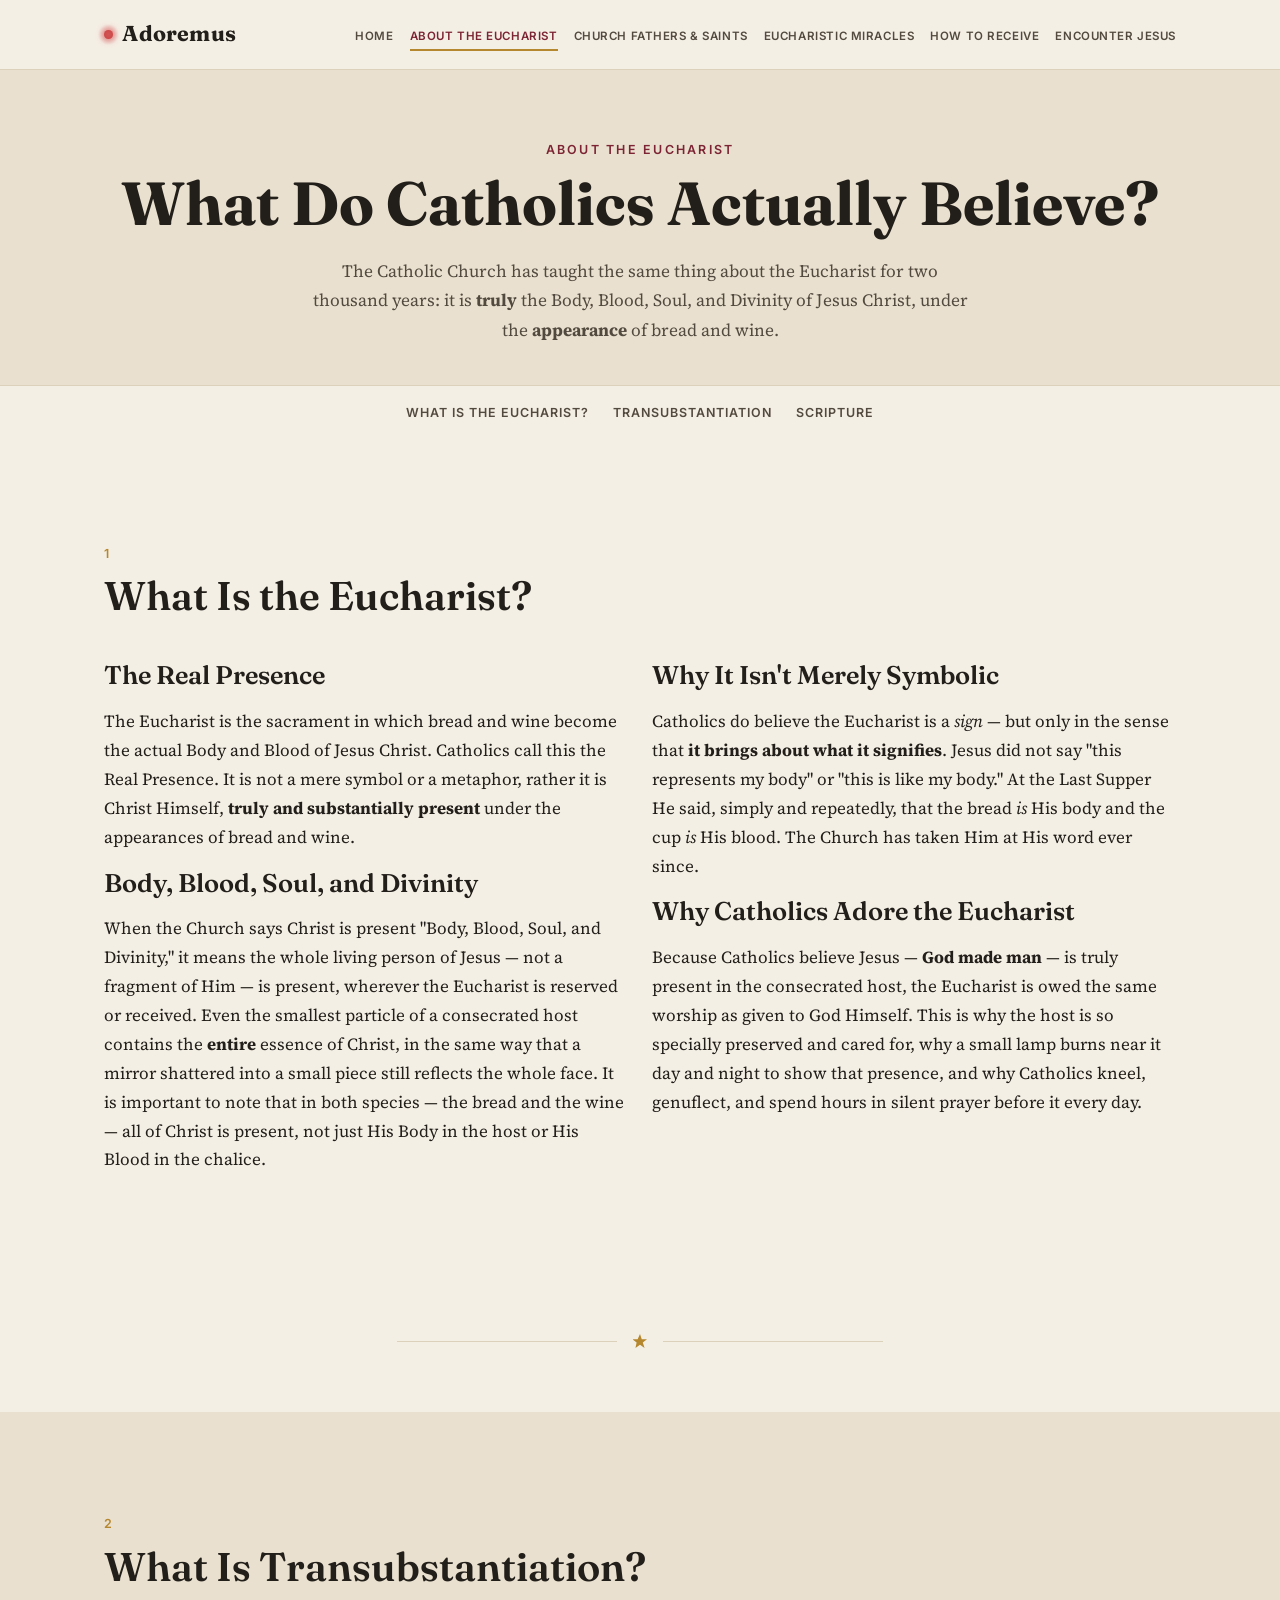
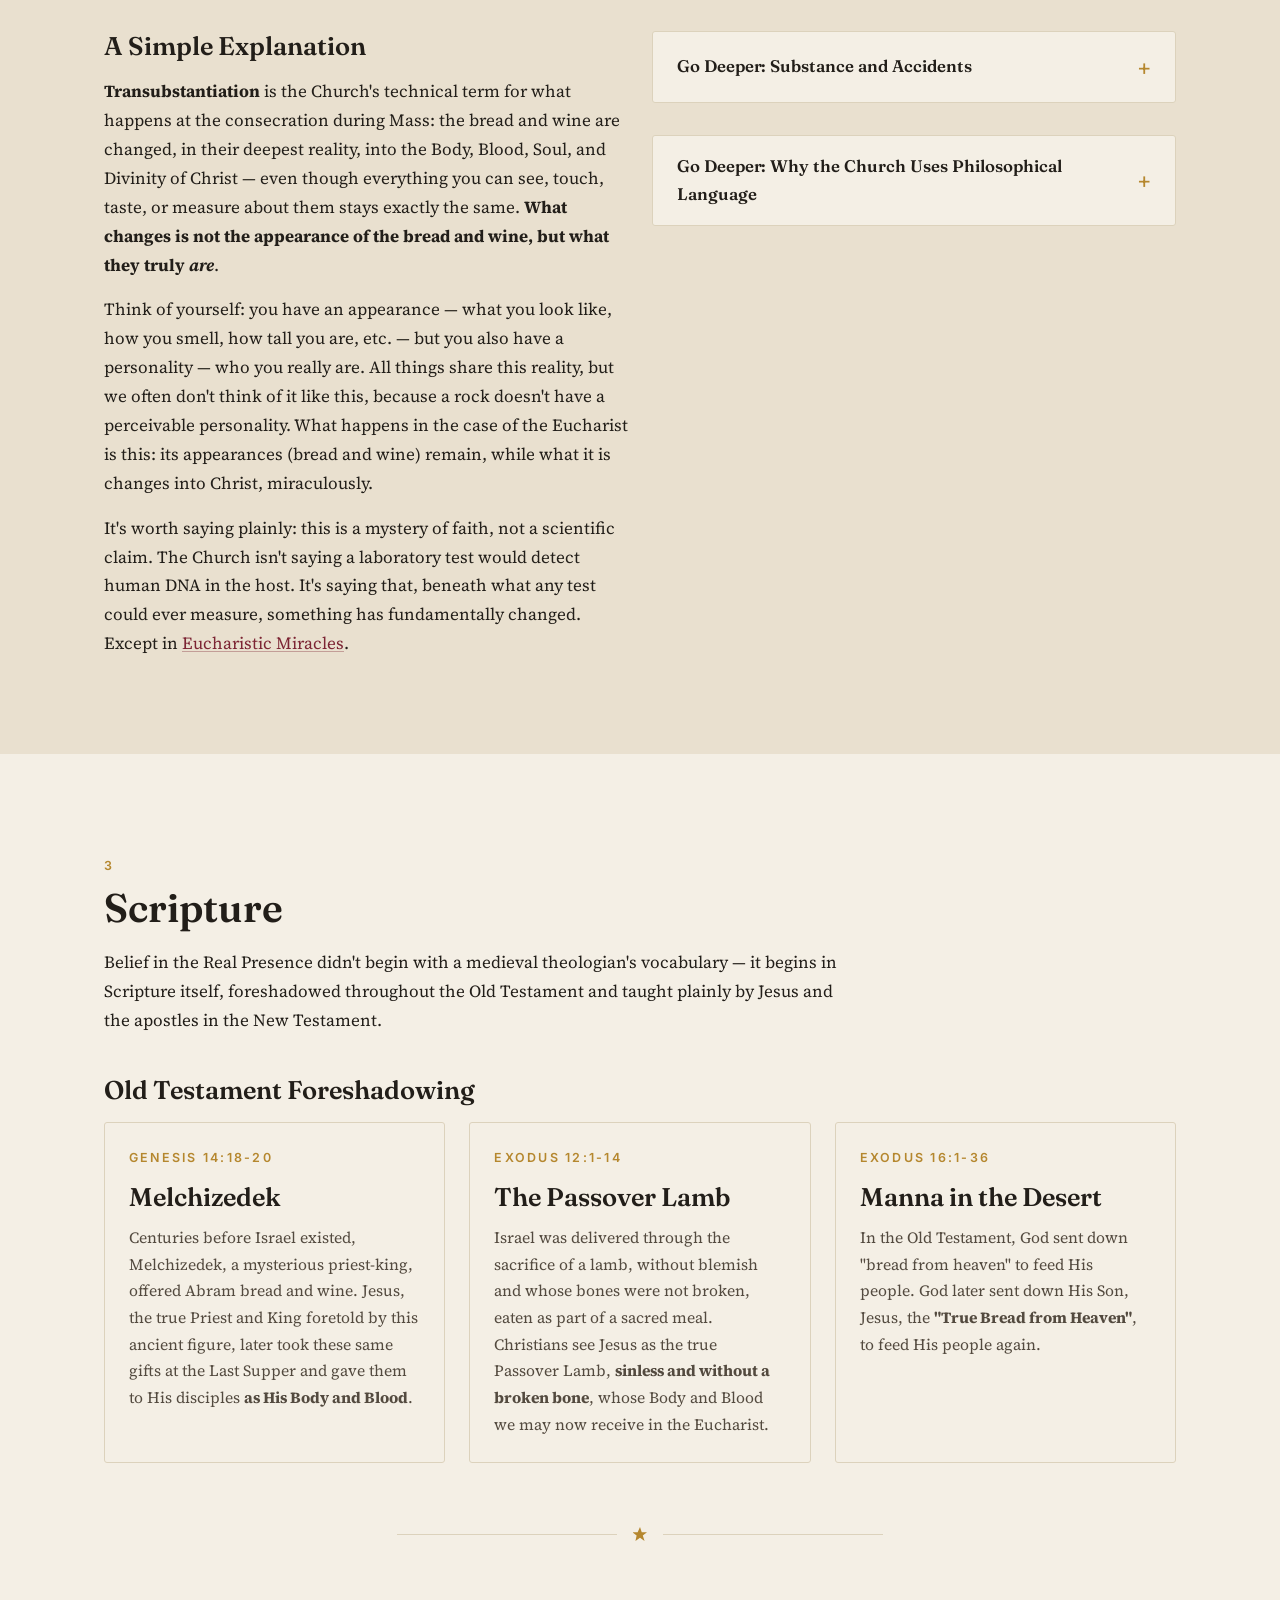
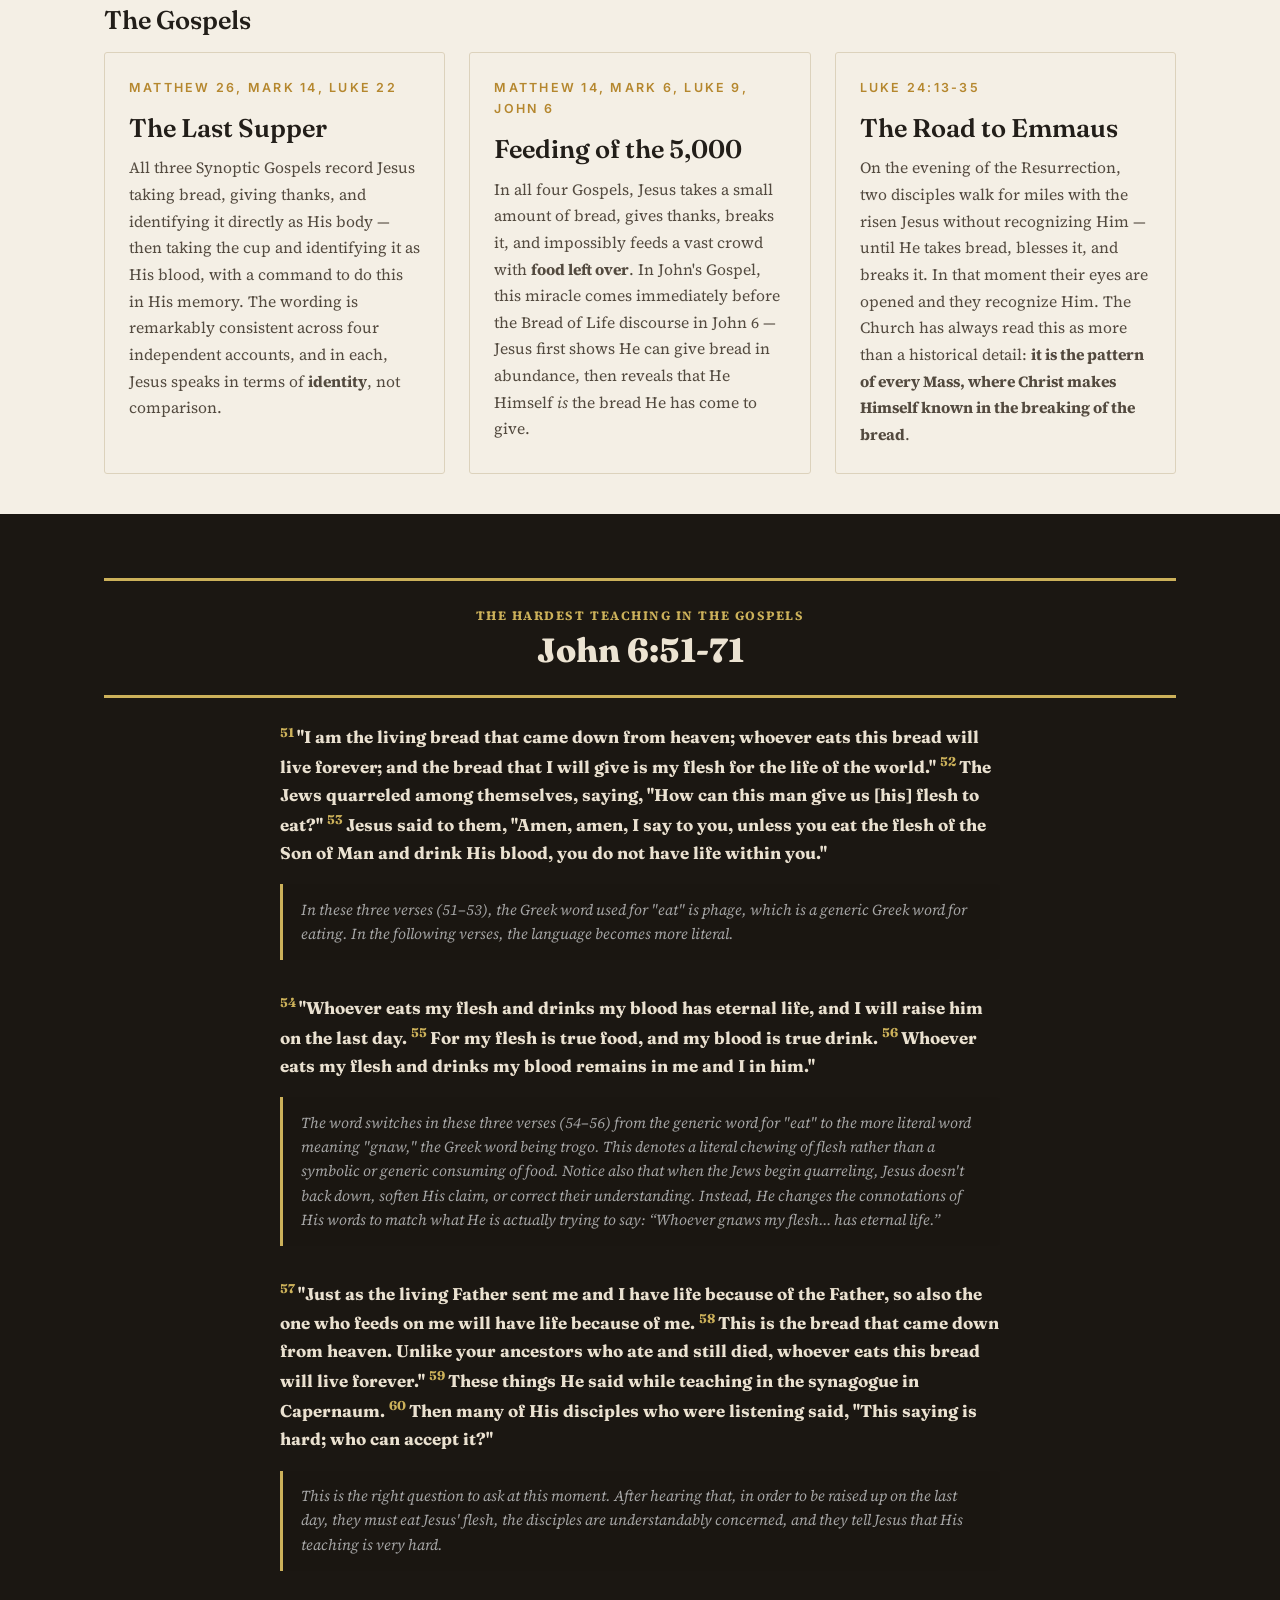
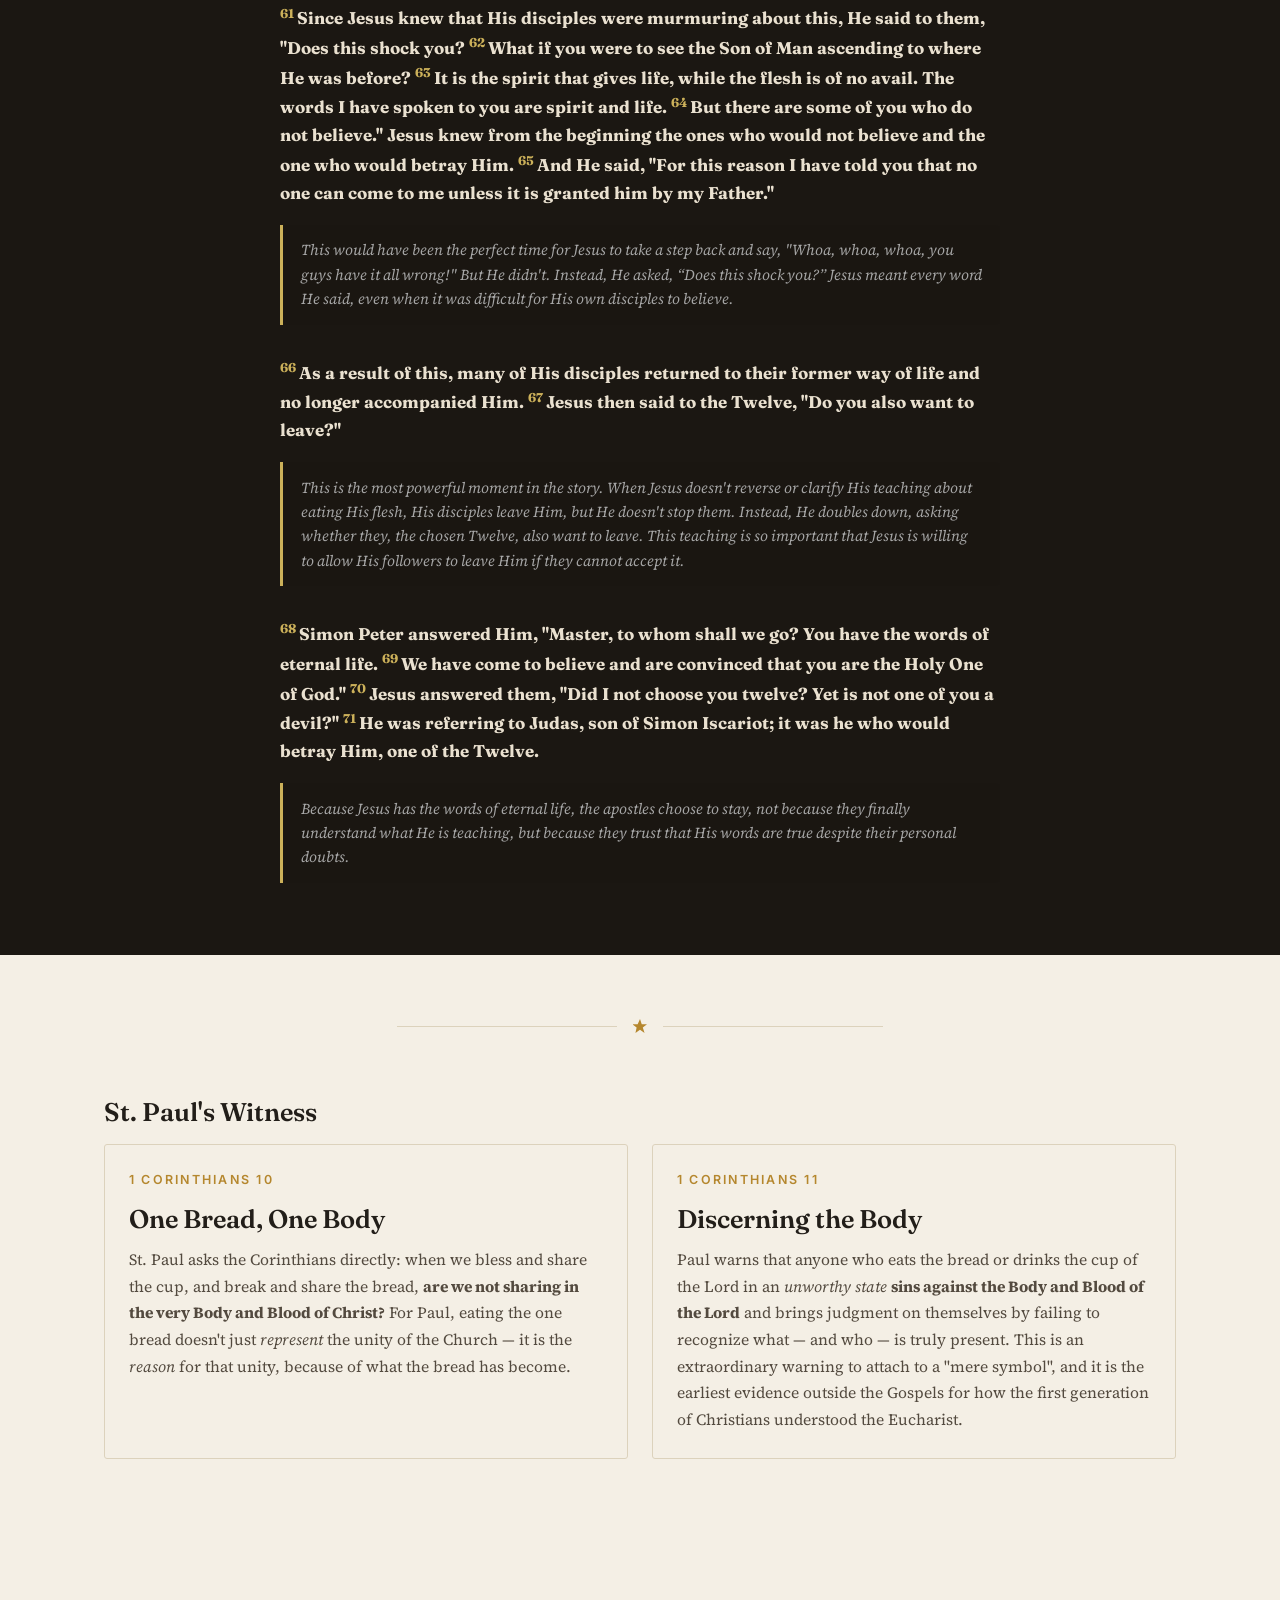
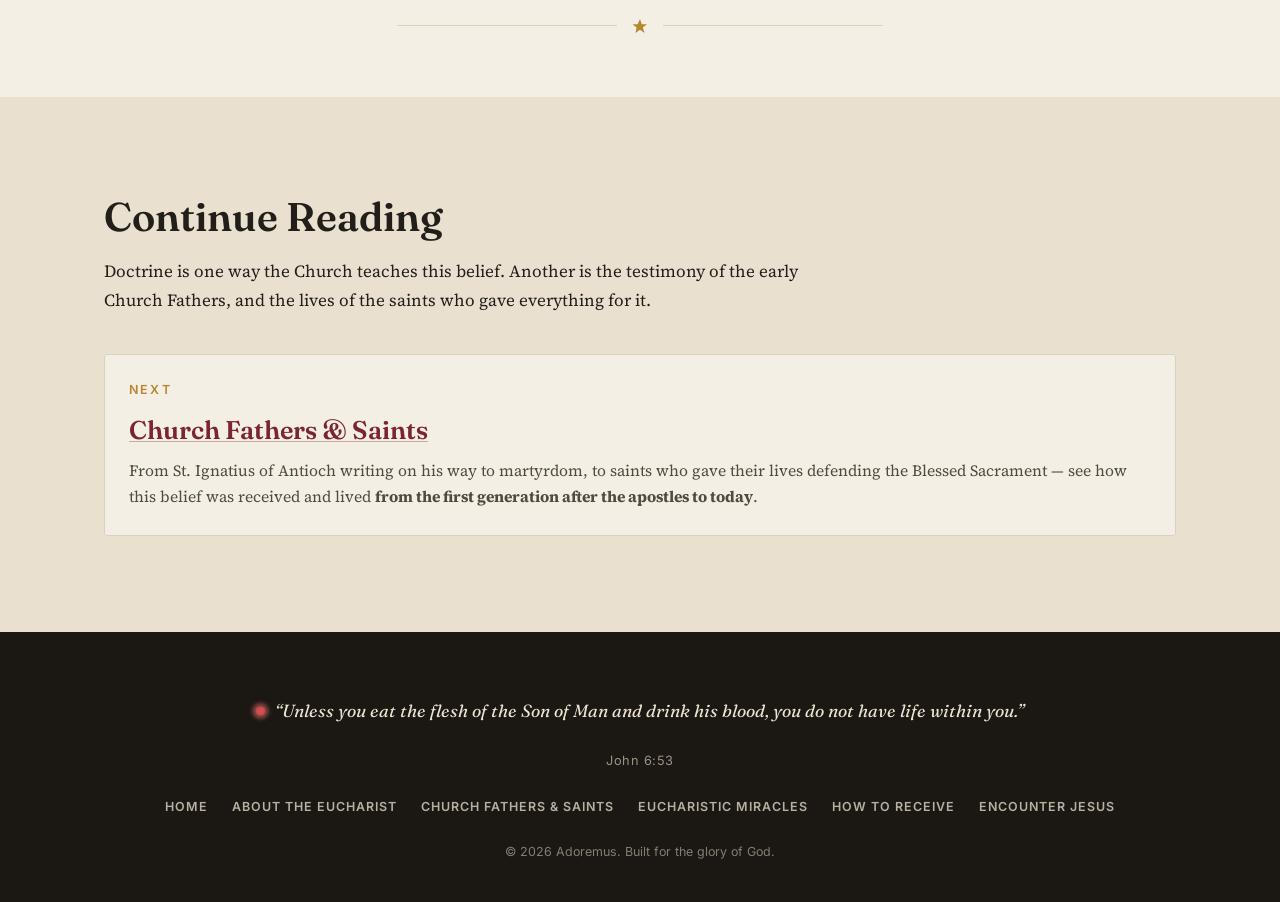
<file: about-eucharist.html>
<!DOCTYPE html>
<html lang="en">
<head>
  <meta charset="UTF-8">
  <meta name="viewport" content="width=device-width, initial-scale=1.0">
  <title>About the Eucharist | Adoremus</title>
  <meta name="description" content="What Catholics believe about the Real Presence of Christ in the Eucharist, transubstantiation, and the scriptural roots of this belief.">
  <link rel="preconnect" href="https://fonts.googleapis.com">
  <link rel="preconnect" href="https://fonts.gstatic.com" crossorigin>
  <link href="https://fonts.googleapis.com/css2?family=Fraunces:ital,opsz,wght@0,9..144,400;0,9..144,600;0,9..144,700;1,9..144,500&family=Source+Serif+4:ital,wght@0,400;0,600;1,400&family=Inter:wght@400;500;600;700&display=swap" rel="stylesheet">
  <link rel="stylesheet" href="css/style.css">
</head>
<body>

  <div id="site-header"></div>

  <main>

    <header class="page-header">
      <div class="container">
        <span class="eyebrow">About the Eucharist</span>
        <h1>What Do Catholics Actually Believe?</h1>
        <p>
          The Catholic Church has taught the same thing about the
          Eucharist for two thousand years: it is <b>truly</b> the Body, Blood, Soul, and Divinity of Jesus Christ, under the <b>appearance</b> of bread and wine.
        </p>
      </div>
    </header>

    <div class="container">
      <nav class="subnav" aria-label="On this page">
        <a href="#what-is-the-eucharist">What Is the Eucharist?</a>
        <a href="#transubstantiation">Transubstantiation</a>
        <a href="#scripture">Scripture</a>
      </nav>
    </div>

    <!-- ============================= WHAT IS THE EUCHARIST ============================= -->
    <section class="section" id="what-is-the-eucharist">
      <div class="container">
        <div class="section-header is-left">
          <span class="eyebrow">1</span>
          <h2>What Is the Eucharist?</h2>
        </div>

        <div class="grid grid--2">
          <div>
            <h3>The Real Presence</h3>
            <p>
              The Eucharist is the sacrament in which bread and wine become the actual Body and Blood of
              Jesus Christ. Catholics call this the Real
              Presence. It is not a mere symbol or a
              metaphor, rather it is Christ Himself, <strong>truly and substantially present</strong>
              under the appearances of bread and wine.
            </p>

            <h3>Body, Blood, Soul, and Divinity</h3>
            <p>
              When the Church says Christ is present "Body, Blood, Soul, and
              Divinity," it means the whole living person of Jesus &mdash;
              not a fragment of Him &mdash; is present, wherever the
              Eucharist is reserved or received. Even the smallest particle
              of a consecrated host contains the <b>entire</b> essence of Christ, in the same
              way that a mirror shattered into a small piece still reflects the
              whole face. It is important to note that in both species &mdash; the bread and the wine &mdash;
              all of Christ is present, not just His Body in the host or His Blood in the chalice.
            </p>
          </div>

          <div>
            <h3>Why It Isn't Merely Symbolic</h3>
            <p>
              Catholics do believe the Eucharist is a <em>sign</em> &mdash;
              but only in the sense that <strong>it brings about what it signifies</strong>.
              Jesus did not say "this represents my body" or "this is like
              my body." At the Last Supper He said, simply and repeatedly,
              that the bread <em>is</em> His body and the cup <em>is</em>
              His blood. The Church has taken Him at His word ever since.
            </p>

            <h3>Why Catholics Adore the Eucharist</h3>
            <p>
              Because Catholics believe Jesus &mdash; <b>God made man</b> &mdash;
              is truly present in the consecrated host, the Eucharist is
              owed the same worship as given to God Himself. This is why the
              host is so specially preserved and cared for, why a small lamp burns near
              it day and night to show that presence, and why Catholics
              kneel, genuflect, and spend hours in silent prayer before it every day. 
            </p>
          </div>
        </div>
      </div>
    </section>

    <div class="container">
      <div class="divider" role="presentation">
        <svg viewBox="0 0 24 24" fill="currentColor"><path d="M12 0l3 9h9l-7.2 5.5L19.8 24 12 18.5 4.2 24l2-9.5L-1 9h9z"/></svg>
      </div>
    </div>

    <!-- ============================= TRANSUBSTANTIATION ============================= -->
    <section class="section section--alt" id="transubstantiation">
      <div class="container">
        <div class="section-header is-left">
          <span class="eyebrow">2</span>
          <h2>What Is Transubstantiation?</h2>
        </div>

        <div class="grid grid--2">
          <div>
            <h3>A Simple Explanation</h3>
            <p>
              <strong>Transubstantiation</strong> is the Church's technical
              term for what happens at the consecration during Mass: the
              bread and wine are changed, in their deepest reality, into the
              Body, Blood, Soul, and Divinity of Christ &mdash; even though everything you can
              see, touch, taste, or measure about them stays exactly the
              same. <strong>What changes is not the appearance of the bread and
              wine, but what they truly <em>are</em></strong>. 
              </p>
            <p>
              Think of yourself: you have an appearance &mdash; what 
              you look like, how you smell, how tall you are, etc. &mdash; 
              but you also have a personality &mdash; who you really are. 
              All things share this reality, but we often don't think of it like this, 
              because a rock doesn't have a perceivable personality. What happens in the case of the Eucharist is this:
              its appearances (bread and wine) remain, while what it is changes into Christ, miraculously.
            </p>
            <p>
              It's worth saying plainly: this is a mystery of faith, not a
              scientific claim. The Church isn't saying a laboratory test
              would detect human DNA in the host. It's saying that, beneath
              what any test could ever measure, something has fundamentally
              changed. <strongb>Except</strongb> in <a href="eucharistic-miracles.html">Eucharistic Miracles</a>.
            </p>
          </div>

          <div class="stack">
            <details class="accordion-item">
              <summary>Go Deeper: Substance and Accidents</summary>
              <div class="accordion-body">
                <p>
                  Medieval theologians borrowed two terms from philosophy to
                  describe this change: <strong>substance</strong> (what a
                  thing fundamentally <em>is</em>) and
                    <strong>accidents</strong> (its observable qualities &mdash;
                  color, taste, weight, chemical makeup). At the
                  consecration, the substance of the bread and wine becomes
                  the substance of Christ's Body and Blood, while the
                  accidents &mdash; everything measurable &mdash; remain
                  those of bread and wine. To learn more about substance and accidents, <a href="https://aquinasonline.com/substance-and-accident/">click here</a>.
                </p>
              </div>
            </details>

            <details class="accordion-item">
              <summary>Go Deeper: Why the Church Uses Philosophical Language</summary>
              <div class="accordion-body">
                <p>
                  The Church doesn't use this vocabulary because the
                  Eucharist is a science experiment or a philosophy lecture.
                  The precise language exists to <b>protect</b> the mystery from
                  being explained away in either direction &mdash; either
                  reducing the Eucharist to "just a symbol", or imagining
                  some kind of physical transformation that a microscope
                  could detect. The words are there to support something
                  that ultimately exceeds them. 
                </p>
              </div>
            </details>
          </div>
        </div>
      </div>
    </section>

    <!-- ============================= SCRIPTURE ============================= -->
    <section class="section" id="scripture">
      <div class="container">
        <div class="section-header is-left">
          <span class="eyebrow">3</span>
          <h2>Scripture</h2>
          <p>
            Belief in the Real Presence didn't begin with a medieval
            theologian's vocabulary &mdash; it begins in Scripture itself,
            foreshadowed throughout the Old Testament and taught plainly by
            Jesus and the apostles in the New Testament.
          </p>
        </div>

        <!-- Old Testament -->
        <h3>Old Testament Foreshadowing</h3>
        <div class="grid grid--3">
          <div class="card">
            <span class="eyebrow">Genesis 14:18-20</span>
            <h3>Melchizedek</h3>
            <p>
              Centuries before Israel existed, Melchizedek, a mysterious priest-king, offered Abram bread and wine. 
              Jesus, the true Priest and King foretold by this ancient figure, later took these same gifts at the Last Supper 
              and gave them to His disciples <b>as His Body and Blood</b>.
            </p>
          </div>
          <div class="card">
            <span class="eyebrow">Exodus 12:1-14</span>
            <h3>The Passover Lamb</h3>
            <p>
              Israel was delivered through the sacrifice of a lamb, 
              without blemish and whose bones were not broken, eaten as part of a sacred meal. 
              Christians see Jesus as the true Passover Lamb, <b>sinless and without a broken bone</b>, whose 
              Body and Blood we may now receive in the Eucharist.
            </p>
          </div>
          <div class="card">
            <span class="eyebrow">Exodus 16:1-36</span>
            <h3>Manna in the Desert</h3>
            <p>
              In the Old Testament, God sent down "bread from heaven" to feed His people.
              God later sent down His Son, Jesus, the <b>"True Bread from Heaven"</b>, to feed His people again.
            </p>
          </div>
        </div>

        <div class="divider" role="presentation">
          <svg viewBox="0 0 24 24" fill="currentColor"><path d="M12 0l3 9h9l-7.2 5.5L19.8 24 12 18.5 4.2 24l2-9.5L-1 9h9z"/></svg>
        </div>

       
      <!-- The Gospels -->
<h3>The Gospels</h3>
<div class="grid grid--3">
  <div class="card">
    <span class="eyebrow">Matthew 26, Mark 14, Luke 22</span>
    <h3>The Last Supper</h3>
    <p>
      All three Synoptic Gospels record Jesus taking bread, giving
      thanks, and identifying it directly as His body &mdash; then
      taking the cup and identifying it as His blood, with a command
      to do this in His memory. The wording is remarkably consistent
      across four independent accounts, and in each, Jesus speaks in
      terms of <b>identity</b>, not comparison.
    </p>
  </div>
  <div class="card">
    <span class="eyebrow">Matthew 14, Mark 6, Luke 9, John 6</span>
    <h3>Feeding of the 5,000</h3>
    <p>
      In all four Gospels, Jesus takes a small amount of bread,
      gives thanks, breaks it, and impossibly feeds a
      vast crowd with <b>food left over</b>. In John's Gospel, this miracle
      comes immediately before the Bread of Life discourse in John
      6 &mdash; Jesus first shows He can give bread in abundance,
      then reveals that He Himself <em>is</em> the bread He has come
      to give.
    </p>
  </div>
  <div class="card">
    <span class="eyebrow">Luke 24:13-35</span>
    <h3>The Road to Emmaus</h3>
    <p>
      On the evening of the Resurrection, two disciples walk for
      miles with the risen Jesus without recognizing Him &mdash;
      until He takes bread, blesses it, and breaks it. In that
      moment their eyes are opened and they recognize Him. The
      Church has always read this as more than a historical detail:
      <b>it is the pattern of every Mass, where Christ makes Himself
      known in the breaking of the bread</b>.
    </p>
  </div>
</div>
<!-- John 6:51–71: standalone, distinct section -->

 
<div class="hardest-teaching">
  <div style="margin-top: var(--space-3); padding: var(--space-3) 0; border-top: 3px solid var(--color-gold-bright); border-bottom: 3px solid var(--color-gold-bright); text-align: center;">
    <p style="margin: 0 0 0.25rem; letter-spacing: 0.12em; text-transform: uppercase; font-size: 0.8rem; font-weight: 700; color: var(--color-gold-bright); opacity: 1;">
      The Hardest Teaching in the Gospels
    </p>
    <h3 style="margin: 0; font-family: var(--font-display); font-size: 2.1rem; font-weight: 800; letter-spacing: 0;">
      John 6:51-71
    </h3>
  </div>
 
  <div style="max-width: 720px; margin: var(--space-3) auto 0;">
 
    <p class="jn6-verse"><strong>
      <sup>51</sup>"I am the living bread that came down from heaven; whoever eats this bread will live forever; and the bread that I will give is my flesh for the life of the world." <sup>52</sup>The Jews quarreled among themselves, saying, "How can this man give us [his] flesh to eat?" <sup>53</sup>Jesus said to them, "Amen, amen, I say to you, unless you eat the flesh of the Son of Man and drink His blood, you do not have life within you."
    </strong></p>
 
    <div class="jn6-commentary-wrap">
      <p class="jn6-commentary">
        In these three verses (51&ndash;53), the Greek word used for "eat" is <i>phage</i>, which is a generic Greek word for eating. In the following verses, the language becomes more literal.
      </p>
    </div>
 
    <p class="jn6-verse"><strong>
      <sup>54</sup>"Whoever eats my flesh and drinks my blood has eternal life, and I will raise him on the last day. <sup>55</sup>For my flesh is true food, and my blood is true drink. <sup>56</sup>Whoever eats my flesh and drinks my blood remains in me and I in him."
    </strong></p>
 
    <div class="jn6-commentary-wrap">
      <p class="jn6-commentary">
        The word switches in these three verses (54&ndash;56) from the generic word for "eat" to the more literal word meaning "gnaw," the Greek word being <i>trogo</i>. This denotes a literal chewing of flesh rather than a symbolic or generic consuming of food. Notice also that when the Jews begin quarreling, Jesus doesn't back down, soften His claim, or correct their understanding. Instead, He changes the connotations of His words to match what He is actually trying to say: <q>Whoever gnaws my flesh&hellip; has eternal life.</q>
      </p>
    </div>
 
    <p class="jn6-verse"><strong>
      <sup>57</sup>"Just as the living Father sent me and I have life because of the Father, so also the one who feeds on me will have life because of me. <sup>58</sup>This is the bread that came down from heaven. Unlike your ancestors who ate and still died, whoever eats this bread will live forever." <sup>59</sup>These things He said while teaching in the synagogue in Capernaum. <sup>60</sup>Then many of His disciples who were listening said, "This saying is hard; who can accept it?"
    </strong></p>
 
    <div class="jn6-commentary-wrap">
      <p class="jn6-commentary">
        This is the right question to ask at this moment. After hearing that, in order to be raised up on the last day, they must eat Jesus' flesh, the disciples are understandably concerned, and they tell Jesus that His teaching is very hard.
      </p>
    </div>
 
    <p class="jn6-verse"><strong>
      <sup>61</sup>Since Jesus knew that His disciples were murmuring about this, He said to them, "Does this shock you?
      <sup>62</sup>What if you were to see the Son of Man ascending to where He was before?
      <sup>63</sup>It is the spirit that gives life, while the flesh is of no avail. The words I have spoken to you are spirit and life.
      <sup>64</sup>But there are some of you who do not believe."
      Jesus knew from the beginning the ones who would not believe and the one who would betray Him.
      <sup>65</sup>And He said, "For this reason I have told you that no one can come to me unless it is granted him by my Father."
    </strong></p>
 
    <div class="jn6-commentary-wrap">
      <p class="jn6-commentary">
        This would have been the perfect time for Jesus to take a step back and say, "Whoa, whoa, whoa, you guys have it all wrong!" But He didn't. Instead, He asked, <q>Does this shock you?</q> Jesus meant every word He said, even when it was difficult for His own disciples to believe.
      </p>
    </div>
 
    <p class="jn6-verse"><strong>
      <sup>66</sup>As a result of this, many of His disciples returned to their former way of life and no longer accompanied Him.
      <sup>67</sup>Jesus then said to the Twelve, "Do you also want to leave?"
    </strong></p>
 
    <div class="jn6-commentary-wrap">
      <p class="jn6-commentary">
        This is the most powerful moment in the story. When Jesus doesn't reverse or clarify His teaching about eating His flesh, His disciples leave Him, but He doesn't stop them. Instead, He doubles down, asking whether they, the chosen Twelve, also want to leave. This teaching is so important that Jesus is willing to allow His followers to leave Him if they cannot accept it.
      </p>
    </div>
 
    <p class="jn6-verse"><strong>
      <sup>68</sup>Simon Peter answered Him, "Master, to whom shall we go? You have the words of eternal life.
      <sup>69</sup>We have come to believe and are convinced that you are the Holy One of God."
      <sup>70</sup>Jesus answered them, "Did I not choose you twelve? Yet is not one of you a devil?"
      <sup>71</sup>He was referring to Judas, son of Simon Iscariot; it was he who would betray Him, one of the Twelve.
    </strong></p>
 
    <div class="jn6-commentary-wrap">
      <p class="jn6-commentary">
        Because Jesus has the words of eternal life, the apostles choose to stay, not because they finally understand what He is teaching, but because they trust that His words are true despite their personal doubts.
      </p>
    </div>
 
  </div>
</div>
 
<div class="divider" role="presentation">
  <svg viewBox="0 0 24 24" fill="currentColor"><path d="M12 0l3 9h9l-7.2 5.5L19.8 24 12 18.5 4.2 24l2-9.5L-1 9h9z"/></svg>
</div>
        <!-- St Paul -->
        <h3>St. Paul's Witness</h3>
        <div class="grid grid--2">
          <div class="card">
            <span class="eyebrow">1 Corinthians 10</span>
            <h3>One Bread, One Body</h3>
            <p>
              St. Paul asks the Corinthians directly: when we bless and share
              the cup, and break and share the bread, <b>are we not sharing in
              the very Body and Blood of Christ?</b> For Paul, eating the one
              bread doesn't just <em>represent</em> the unity of the Church
              &mdash; it is the <em>reason</em> for that unity, because of what the
              bread has become.
            </p>
          </div>
          <div class="card">
            <span class="eyebrow">1 Corinthians 11</span>
            <h3>Discerning the Body</h3>
            <p>
              Paul warns that anyone who eats the bread or drinks the cup of
              the Lord in an <em>unworthy state</em> <b>sins against the Body and Blood
              of the Lord</b> and brings judgment on themselves by failing to
              recognize what &mdash; and who &mdash; is truly present. This is
              an extraordinary warning to attach to a "mere symbol", and it
              is the earliest evidence outside the Gospels for how the first
              generation of Christians understood the Eucharist.
            </p>
          </div>
        </div>
      </div>
    </section>

    <div class="container">
      <div class="divider" role="presentation">
        <svg viewBox="0 0 24 24" fill="currentColor"><path d="M12 0l3 9h9l-7.2 5.5L19.8 24 12 18.5 4.2 24l2-9.5L-1 9h9z"/></svg>
      </div>
    </div>

    <!-- ============================= CONTINUE READING ============================= -->
    <section class="section section--alt">
      <div class="container">
        <div class="section-header is-left">
          <h2>Continue Reading</h2>
          <p>
            Doctrine is one way the Church teaches this belief. Another is the
            testimony of the early Church Fathers, and the lives of the
            saints who gave everything for it.
          </p>
        </div>
        <div class="card">
          <span class="eyebrow">Next</span>
          <h3><a href="church-fathers-saints.html">Church Fathers &amp; Saints</a></h3>
          <p> From St. Ignatius of Antioch writing on his way to martyrdom, to saints who gave their lives defending the Blessed Sacrament &mdash; see how this belief was received and lived <strong>from the first generation after the apostles to today</strong>. </p>
        </div>
      </div>
    </section>

  </main>

  <div id="site-footer"></div>

  <script src="js/nav.js"></script>
  <script src="js/main.js"></script>
</body>
</html>
</file>
<file: css/style.css>
/* ==========================================================================
   ADOREMUS — Core Stylesheet
   A site on the Real Presence of Christ in the Eucharist
   ==========================================================================
   Palette is drawn from the liturgical life of the Eucharist itself:
   parchment & ink (the missal page), antique gold (the monstrance, the
   tabernacle), cardinal red (the sanctuary lamp, vestments for the Blessed
   Sacrament), and "night" (the dim hush of an adoration chapel).
   ========================================================================== */
/* --------------------------------------------------------------------
   1. DESIGN TOKENS
   -------------------------------------------------------------------- */
:root {
  /* Colors */
  --color-ink: 
#221E19;          /* primary text */
  --color-ink-soft: 
#534A3F;      /* secondary text */
  --color-parchment: 
#F4EFE5;     /* page background */
  --color-parchment-deep: 
#E9E0CF;/* alternating section / card background */
  --color-parchment-line: 
#DCD2BC;/* hairlines on parchment */
  --color-gold: 
#B5872E;          /* primary accent */
  --color-gold-bright: 
#ccb15a;   /* glow / highlight */
  --color-cardinal: 
#7C2433;      /* secondary accent */
  --color-stone: 
#9C9282;         /* muted text, borders */
  --color-night: 
#1B1712;         /* dark section background */
  --color-night-deep: 
#100D0A;    /* deepest background */
  --color-night-text: 
#ECE3D2;    /* text on dark */
  --color-red-bright: 
#c93a3a;   /* glow / highlight */
  --color-mist: 
#E7E5DF;   /* light grey section background, warm-leaning to fit the parchment palette */

  /* Typography */
  --font-display: 'Fraunces', 'Iowan Old Style', Georgia, serif;
  --font-body: 'Source Serif 4', Georgia, 'Times New Roman', serif;
  --font-ui: 'Inter', -apple-system, 'Segoe UI', sans-serif;
  /* Layout */
  --container: 1120px;
  --container-narrow: 760px;
  --radius: 3px;
  --space-1: 0.5rem;
  --space-2: 1rem;
  --space-3: 1.5rem;
  --space-4: 2.5rem;
  --space-5: 4rem;
  --space-6: 6rem;
  /* Motion */
  --ease: cubic-bezier(0.4, 0, 0.2, 1);
}
/* --------------------------------------------------------------------
   2. RESET & BASE
   -------------------------------------------------------------------- */
*,
*::before,
*::after {
  box-sizing: border-box;
}
html {
  scroll-behavior: smooth;
  scroll-padding-top: 90px;
}
body {
  margin: 0;
  font-family: var(--font-body);
  font-size: 1.0625rem;
  line-height: 1.7;
  color: var(--color-ink);
  background-color: var(--color-parchment);
  -webkit-font-smoothing: antialiased;
}
img {
  max-width: 100%;
  display: block;
}
a {
  color: var(--color-cardinal);
  text-decoration: underline;
  text-decoration-thickness: 1px;
  text-underline-offset: 2px;
  text-decoration-color: rgba(124, 36, 51, 0.35);
  transition: color 0.2s var(--ease), text-decoration-color 0.2s var(--ease);
}
a:hover {
  color: var(--color-gold);
  text-decoration-color: currentColor;
}
/* Visible focus state everywhere */
a:focus-visible,
button:focus-visible,
input:focus-visible,
select:focus-visible,
summary:focus-visible {
  outline: 2px solid var(--color-cardinal);
  outline-offset: 3px;
  border-radius: var(--radius);
}
/* --------------------------------------------------------------------
   3. TYPOGRAPHY
   -------------------------------------------------------------------- */
h1, h2, h3, h4, h5 {
  font-family: var(--font-display);
  font-weight: 600;
  line-height: 1.2;
  color: var(--color-ink);
  margin: 0 0 var(--space-2);
}
h1 { font-size: clamp(2.4rem, 5vw, 3.8rem); font-weight: 700; }
h2 { font-size: clamp(1.8rem, 3.4vw, 2.5rem); }
h3 { font-size: clamp(1.3rem, 2.4vw, 1.6rem); }
h4 {
  font-size: 1.05rem;
  font-family: var(--font-ui);
  font-weight: 700;
  text-transform: uppercase;
  letter-spacing: 0.06em;
  color: var(--color-cardinal);
}
p {
  margin: 0 0 var(--space-2);
}
p:last-child {
  margin-bottom: 0;
}
.lede {
  font-size: 1.2rem;
  color: var(--color-ink-soft);
  max-width: 42rem;
}
.section--night .lede {
  color: rgba(236, 227, 210, 0.85);
}
/* Small caps / label style used throughout for navigation, eyebrows, meta */
.eyebrow {
  font-family: var(--font-ui);
  font-size: 0.78rem;
  font-weight: 600;
  letter-spacing: 0.18em;
  text-transform: uppercase;
  color: var(--color-gold);
  display: inline-block;
  margin-bottom: var(--space-1);
}
.eyebrow--on-dark {
  color: var(--color-gold-bright);
}
/* Pull quotes / scripture */
blockquote.scripture {
  font-family: var(--font-display);
  font-style: italic;
  font-size: 1.4rem;
  line-height: 1.5;
  color: var(--color-ink);
  border: none;
  margin: var(--space-3) 0;
  padding-left: var(--space-3);
  border-left: 2px solid var(--color-gold);
}
blockquote.scripture cite {
  display: block;
  font-family: var(--font-ui);
  font-style: normal;
  font-size: 0.78rem;
  letter-spacing: 0.14em;
  text-transform: uppercase;
  color: var(--color-stone);
  margin-top: var(--space-1);
}
/* --------------------------------------------------------------------
   4. LAYOUT UTILITIES
   -------------------------------------------------------------------- */
.container {
  max-width: var(--container);
  margin: 0 auto;
  padding: 0 var(--space-3);
}
.container--narrow {
  max-width: var(--container-narrow);
}
.section {
  padding: var(--space-6) 0;
}
.section--tight {
  padding: var(--space-4) 0;
}
.section--alt {
  background-color: var(--color-parchment-deep);
}
.section--mist {
  background-color: var(--color-mist);
}
.section--mist .card {
  background: var(--color-parchment);
}
.section--night {
  background-color: var(--color-night);
  color: var(--color-night-text);
}
.section--night h1,
.section--night h2,
.section--night h3,
.section--night strong {
  color: var(--color-night-text);
}
.section--night a {
  color: var(--color-gold-bright);
}
.section-header {
  max-width: 46rem;
  margin: 0 auto var(--space-4);
  text-align: center;
}
.section-header.is-left {
  margin: 0 0 var(--space-4);
  text-align: left;
}
.grid {
  display: grid;
  gap: var(--space-3);
}
.grid--2 { grid-template-columns: repeat(2, 1fr); }
.grid--3 { grid-template-columns: repeat(3, 1fr); }
.grid--4 { grid-template-columns: repeat(4, 1fr); }
@media (max-width: 880px) {
  .grid--3, .grid--4 { grid-template-columns: repeat(2, 1fr); }
}
@media (max-width: 600px) {
  .grid--2, .grid--3, .grid--4 { grid-template-columns: 1fr; }
}
/* A simple ornamental divider used between major content blocks */
.divider {
  display: flex;
  align-items: center;
  justify-content: center;
  gap: var(--space-2);
  margin: var(--space-5) 0;
  color: var(--color-gold);
}
.divider::before,
.divider::after {
  content: '';
  height: 1px;
  width: 100%;
  max-width: 220px;
  background: var(--color-parchment-line);
}
.divider svg {
  width: 14px;
  height: 14px;
  flex-shrink: 0;
}
.section--night .divider::before,
.section--night .divider::after {
  background: rgba(236, 227, 210, 0.18);
}
/* --------------------------------------------------------------------
   5. SANCTUARY LAMP — signature motif
   A small glow that recurs in the header and footer, representing the
   lamp that burns near the tabernacle as a sign of Christ's abiding
   presence. Quiet, but constant.
   -------------------------------------------------------------------- */
.lamp {
  position: relative;
  display: inline-block;
  width: 0.55rem;
  height: 0.55rem;
  border-radius: 50%;
  background: var(--color-red-bright);
  box-shadow: 0 0 6px 2px rgba(217, 106, 106, 0.7);
  flex-shrink: 0;
}
.lamp::after {
  content: '';
  position: absolute;
  inset: -6px;
  border-radius: 50%;
  background: radial-gradient(circle, rgba(217, 106, 106, 0.55) 0%, transparent 70%);
  animation: lamp-breathe 4.5s ease-in-out infinite;
}
@keyframes lamp-breathe {
  0%, 100% { opacity: 0.55; transform: scale(0.9); }
  50% { opacity: 1; transform: scale(1.15); }
}
@media (prefers-reduced-motion: reduce) {
  .lamp::after { animation: none; }
  html { scroll-behavior: auto; }
}
/* Good Friday: the sanctuary lamp goes unlit for the day (the tabernacle
   sits empty until the Vigil), rather than its usual cardinal-red glow.
   No box-shadow, no breathing glow — just a dull, muted dot. */
body.is-good-friday .lamp {
  background: var(--color-stone);
  box-shadow: none;
}
body.is-good-friday .lamp::after {
  content: none;
}
/* --------------------------------------------------------------------
   6. HEADER & NAVIGATION
   -------------------------------------------------------------------- */
.site-header {
  position: sticky;
  top: 0;
  z-index: 100;
  background: rgba(244, 239, 229, 0.92);
  backdrop-filter: blur(6px);
  border-bottom: 1px solid var(--color-parchment-line);
}
.header-inner {
  display: flex;
  align-items: center;
  justify-content: space-between;
  padding-top: var(--space-2);
  padding-bottom: var(--space-2);
  gap: var(--space-3);
}
.wordmark {
  display: flex;
  align-items: center;
  gap: 0.6rem;
  font-family: var(--font-display);
  font-weight: 700;
  font-size: 1.35rem;
  color: var(--color-ink);
  text-decoration: none;
  letter-spacing: 0.01em;
  white-space: nowrap;
}
.wordmark:hover {
  color: var(--color-cardinal);
}
.site-nav {
  display: flex;
  align-items: center;
}
.nav-list {
  list-style: none;
  display: flex;
  align-items: center;
  gap: 1rem;
  margin: 0;
  padding: 0;
}
.nav-list a {
  font-family: var(--font-ui);
  font-size: 0.72rem;
  font-weight: 600;
  letter-spacing: 0.05em;
  text-transform: uppercase;
  text-decoration: none;
  color: var(--color-ink-soft);
  padding: 0.35rem 0;
  white-space: nowrap;
  border-bottom: 2px solid transparent;
  transition: color 0.2s var(--ease), border-color 0.2s var(--ease);
}
.nav-list a:hover {
  color: var(--color-cardinal);
}
.nav-list a[aria-current="page"] {
  color: var(--color-cardinal);
  border-bottom-color: var(--color-gold);
}
.nav-toggle {
  display: none;
  flex-direction: column;
  justify-content: center;
  gap: 5px;
  width: 36px;
  height: 36px;
  border: none;
  background: transparent;
  cursor: pointer;
  padding: 0;
}
.nav-toggle span {
  display: block;
  width: 100%;
  height: 2px;
  background: var(--color-ink);
  border-radius: 1px;
  transition: transform 0.25s var(--ease), opacity 0.25s var(--ease);
}
@media (max-width: 1150px) {
  .nav-toggle { display: flex; }
  .site-nav {
    position: absolute;
    top: 100%;
    left: 0;
    right: 0;
    background: var(--color-parchment);
    border-bottom: 1px solid var(--color-parchment-line);
    max-height: 0;
    overflow: hidden;
    transition: max-height 0.3s var(--ease);
  }
  .site-nav.is-open {
    max-height: 70vh;
    overflow-y: auto;
  }
  .nav-list {
    flex-direction: column;
    align-items: flex-start;
    gap: 0;
    padding: var(--space-2) var(--space-3) var(--space-3);
  }
  .nav-list li {
    width: 100%;
  }
  .nav-list a {
    display: block;
    padding: 0.7rem 0;
    border-bottom: 1px solid var(--color-parchment-line);
  }
  .nav-list a[aria-current="page"] {
    border-bottom: 1px solid var(--color-parchment-line);
  }
  .site-nav.is-open ~ .nav-toggle span:nth-child(1),
  .nav-toggle[aria-expanded="true"] span:nth-child(1) {
    transform: translateY(7px) rotate(45deg);
  }
  .nav-toggle[aria-expanded="true"] span:nth-child(2) {
    opacity: 0;
  }
  .nav-toggle[aria-expanded="true"] span:nth-child(3) {
    transform: translateY(-7px) rotate(-45deg);
  }
}
/* --------------------------------------------------------------------
   7. HERO (homepage)
   -------------------------------------------------------------------- */
.hero {
  background: radial-gradient(circle at 50% 38%, 
#2A2319 0%, var(--color-night) 55%, var(--color-night-deep) 100%);
  color: var(--color-night-text);
  padding: var(--space-6) 0 var(--space-5);
  text-align: center;
  overflow: hidden;
}
.hero-inner {
  display: flex;
  flex-direction: column;
  align-items: center;
}
/* The host-and-rays visual, built entirely from CSS as a placeholder for
   a photograph of the Elevation of the Host. Swap the .host-visual block
   for an <img> if you'd like to use a real photograph instead. */
.host-visual {
  position: relative;
  width: clamp(180px, 28vw, 260px);
  height: clamp(180px, 28vw, 260px);
  margin-bottom: var(--space-4);
}
.host-visual::before {
  content: '';
  position: absolute;
  inset: 0;
  border-radius: 50%;
  background: repeating-conic-gradient(
    from 0deg,
    rgba(217, 179, 106, 0.85) 0deg 3deg,
    transparent 3deg 15deg
  );
  -webkit-mask: radial-gradient(circle, transparent 32%, #000 33%);
  mask: radial-gradient(circle, transparent 32%, #000 33%);
  opacity: 0.9;
  animation: rays-turn 90s linear infinite;
}
@keyframes rays-turn {
  to { transform: rotate(360deg); }
}
@media (prefers-reduced-motion: reduce) {
  .host-visual::before { animation: none; }
}
.host-visual::after {
  content: '';
  position: absolute;
  inset: 18%;
  border-radius: 50%;
  background: radial-gradient(circle at 50% 42%, 
#FBF6EA 0%, 
#EFE4CC 65%, 
#DCCBA4 100%);
  box-shadow:
    0 0 40px 10px rgba(217, 179, 106, 0.35),
    inset 0 0 0 2px rgba(124, 36, 51, 0.18);
}
.host-visual .host-cross {
  position: absolute;
  inset: 0;
  display: flex;
  align-items: center;
  justify-content: center;
  z-index: 2;
}
.host-visual .host-cross svg {
  width: 40%;
  height: 40%;
  opacity: 0.6;
}


.hero h1 {
  font-style: italic;
  color: var(--color-night-text);
  margin-bottom: var(--space-1);
}
.hero cite {
  display: block;
  font-family: var(--font-ui);
  font-style: normal;
  font-size: 0.85rem;
  letter-spacing: 0.16em;
  text-transform: uppercase;
  color: var(--color-gold-bright);
  margin-bottom: var(--space-3);
}
.hero p {
  max-width: 38rem;
  margin: 0 auto var(--space-4);
  font-size: 1.15rem;
  color: rgba(236, 227, 210, 0.88);
}
.hero-actions {
  display: flex;
  flex-wrap: wrap;
  gap: var(--space-2);
  justify-content: center;
}
/* --------------------------------------------------------------------
   8. BUTTONS
   -------------------------------------------------------------------- */
.button {
  display: inline-flex;
  align-items: center;
  gap: 0.5rem;
  font-family: var(--font-ui);
  font-size: 0.85rem;
  font-weight: 600;
  letter-spacing: 0.06em;
  text-transform: uppercase;
  text-decoration: none;
  padding: 0.85rem 1.6rem;
  border: 1px solid var(--color-gold);
  border-radius: var(--radius);
  color: var(--color-night-text);
  background: transparent;
  cursor: pointer;
  transition: background 0.2s var(--ease), color 0.2s var(--ease), border-color 0.2s var(--ease);
}
.button:hover {
  background: var(--color-gold);
  color: var(--color-night-deep);
}
.button--solid {
  background: var(--color-cardinal);
  border-color: var(--color-cardinal);
  color: #fff;
}
.button--solid:hover {
  background: var(--color-gold);
  border-color: var(--color-gold);
  color: var(--color-ink);
}
/* On light backgrounds, base button needs dark text */
.section:not(.section--night) .button:not(.button--solid) {
  color: var(--color-ink);
  border-color: var(--color-cardinal);
}
.section:not(.section--night) .button:not(.button--solid):hover {
  background: var(--color-cardinal);
  color: #fff;
}
/* --------------------------------------------------------------------
   9. CARDS
   -------------------------------------------------------------------- */
.card {
  background: var(--color-parchment);
  border: 1px solid var(--color-parchment-line);
  border-radius: var(--radius);
  padding: var(--space-3);
  display: flex;
  flex-direction: column;
  gap: var(--space-1);
  text-decoration: none;
  color: var(--color-ink);
  transition: border-color 0.2s var(--ease), transform 0.2s var(--ease), box-shadow 0.2s var(--ease);
}
.section--alt .card {
  background: var(--color-parchment);
}
a.card:hover {
  border-color: var(--color-gold);
  transform: translateY(-2px);
  box-shadow: 0 10px 24px -16px rgba(34, 30, 25, 0.35);
}
.card h3 {
  margin-bottom: 0.25rem;
}
.card p {
  color: var(--color-ink-soft);
  font-size: 0.98rem;
}
.card .eyebrow {
  margin-bottom: 0.4rem;
}
/* Media placeholder block used wherever a photo will eventually go */
.media-placeholder {
  position: relative;
  display: flex;
  align-items: center;
  justify-content: center;
  text-align: center;
  background: linear-gradient(135deg, var(--color-parchment-deep), var(--color-parchment));
  border: 1px dashed var(--color-stone);
  border-radius: var(--radius);
  color: var(--color-stone);
  font-family: var(--font-ui);
  font-size: 0.78rem;
  letter-spacing: 0.08em;
  text-transform: uppercase;
  min-height: 160px;
  padding: var(--space-2);
}
.media-placeholder--tall { min-height: 240px; }
.media-placeholder--wide { min-height: 320px; }
/* --------------------------------------------------------------------
   10. CALLOUTS
   -------------------------------------------------------------------- */
.callout {
  background: var(--color-parchment-deep);
  border-left: 3px solid var(--color-gold);
  border-radius: var(--radius);
  padding: var(--space-3);
  margin: var(--space-3) 0;
}
.callout h4 {
  margin-bottom: 0.5rem;
}
.callout--night {
  background: rgba(217, 179, 106, 0.08);
  border-left-color: var(--color-gold-bright);
}
/* --------------------------------------------------------------------
   11. TIMELINE (Early Church witnesses)
   -------------------------------------------------------------------- */
.timeline {
  position: relative;
  margin: 0;
  padding-left: var(--space-4);
  border-left: 2px solid var(--color-parchment-line);
}
.timeline-item {
  position: relative;
  padding-bottom: var(--space-4);
}
.timeline-item:last-child {
  padding-bottom: 0;
}
.timeline-item::before {
  content: '';
  position: absolute;
  left: calc(-1 * var(--space-4) - 6px);
  top: 0.4rem;
  width: 11px;
  height: 11px;
  border-radius: 50%;
  background: var(--color-parchment);
  border: 2px solid var(--color-gold);
}
.timeline-item h3 {
  margin-bottom: 0.1rem;
}
.timeline-date {
  font-family: var(--font-ui);
  font-size: 0.78rem;
  font-weight: 600;
  letter-spacing: 0.12em;
  text-transform: uppercase;
  color: var(--color-stone);
  display: block;
  margin-bottom: 0.5rem;
}
.timeline-item blockquote.scripture {
  font-size: 1.1rem;
  margin: 0.75rem 0;
}
/* --------------------------------------------------------------------
   12. ACCORDION (FAQ, "Go Deeper" panels, miracle entries)
   -------------------------------------------------------------------- */
details.accordion-item {
  border: 1px solid var(--color-parchment-line);
  border-radius: var(--radius);
  background: var(--color-parchment);
  margin-bottom: var(--space-2);
  overflow: hidden;
}
details.accordion-item > summary {
  cursor: pointer;
  list-style: none;
  padding: var(--space-2) var(--space-3);
  font-family: var(--font-display);
  font-weight: 600;
  font-size: 1.05rem;
  display: flex;
  align-items: center;
  justify-content: space-between;
  gap: var(--space-2);
}
details.accordion-item > summary::-webkit-details-marker {
  display: none;
}
details.accordion-item > summary::after {
  content: '+';
  font-family: var(--font-ui);
  font-size: 1.4rem;
  font-weight: 400;
  color: var(--color-gold);
  flex-shrink: 0;
  transition: transform 0.2s var(--ease);
}
details.accordion-item[open] > summary::after {
  transform: rotate(45deg);
}
details.accordion-item .accordion-body {
  padding: 0 var(--space-3) var(--space-3);
  border-top: 1px solid var(--color-parchment-line);
  padding-top: var(--space-2);
  color: var(--color-ink-soft);
}
details.accordion-item .accordion-body > *:first-child {
  margin-top: 0;
}
.accordion-note {
  font-family: var(--font-ui);
  font-size: 0.8rem;
  font-style: normal;
  letter-spacing: 0.04em;
  color: var(--color-stone);
}
/* --------------------------------------------------------------------
   13. EUCHARISTIC MIRACLES — filters & cards
   -------------------------------------------------------------------- */
.filter-bar {
  display: flex;
  flex-wrap: wrap;
  gap: var(--space-2);
  align-items: center;
  justify-content: space-between;
  margin-bottom: var(--space-4);
  padding: var(--space-3);
  background: var(--color-parchment-deep);
  border-radius: var(--radius);
}
.filter-group {
  display: flex;
  flex-wrap: wrap;
  gap: 0.5rem;
}
.filter-chip {
  font-family: var(--font-ui);
  font-size: 0.78rem;
  font-weight: 600;
  letter-spacing: 0.06em;
  text-transform: uppercase;
  padding: 0.45rem 0.9rem;
  border: 1px solid var(--color-stone);
  border-radius: 999px;
  background: transparent;
  color: var(--color-ink-soft);
  cursor: pointer;
  transition: all 0.2s var(--ease);
}
.filter-chip:hover {
  border-color: var(--color-cardinal);
  color: var(--color-cardinal);
}
.filter-chip.is-active {
  background: var(--color-cardinal);
  border-color: var(--color-cardinal);
  color: #fff;
}
.filter-controls {
  display: flex;
  gap: 0.6rem;
  flex-wrap: wrap;
}
.field-input,
.field-select {
  font-family: var(--font-ui);
  font-size: 0.85rem;
  padding: 0.55rem 0.8rem;
  border: 1px solid var(--color-stone);
  border-radius: var(--radius);
  background: var(--color-parchment);
  color: var(--color-ink);
}
.field-input {
  min-width: 200px;
}
.miracle-grid {
  display: grid;
  grid-template-columns: repeat(2, 1fr);
  gap: var(--space-3);
}
@media (max-width: 760px) {
  .miracle-grid { grid-template-columns: 1fr; }
}
.miracle-card {
  border: 1px solid var(--color-parchment-line);
  border-radius: var(--radius);
  background: var(--color-parchment);
  overflow: hidden;
}
.miracle-card[hidden] {
  display: none;
}
.miracle-card > summary {
  cursor: pointer;
  list-style: none;
  padding: var(--space-3);
  display: block;
}
.miracle-card > summary::-webkit-details-marker {
  display: none;
}
.miracle-card-media {
  margin: calc(-1 * var(--space-3)) calc(-1 * var(--space-3)) var(--space-2);
}
.miracle-card-media .media-placeholder {
  border-radius: 0;
  border-width: 0 0 1px 0;
}
.miracle-meta {
  font-family: var(--font-ui);
  font-size: 0.75rem;
  font-weight: 600;
  letter-spacing: 0.1em;
  text-transform: uppercase;
  color: var(--color-gold);
  margin-bottom: 0.35rem;
}
.miracle-card h3 {
  margin-bottom: 0.35rem;
}
.miracle-card .miracle-summary {
  color: var(--color-ink-soft);
  font-size: 0.97rem;
}
.miracle-card-readmore {
  display: inline-block;
  margin-top: 0.6rem;
  font-family: var(--font-ui);
  font-size: 0.78rem;
  font-weight: 600;
  letter-spacing: 0.1em;
  text-transform: uppercase;
  color: var(--color-cardinal);
}
.miracle-card[open] .miracle-card-readmore::after {
  content: ' (collapse)';
}
.miracle-card[open] .miracle-card-readmore::before {
  content: 'Close ';
}
.miracle-card:not([open]) .miracle-card-readmore::before {
  content: 'Read the full account ';
}
.miracle-detail {
  border-top: 1px solid var(--color-parchment-line);
  padding: var(--space-3);
  background: var(--color-parchment-deep);
}
.miracle-detail h4 {
  margin-top: var(--space-3);
}
.miracle-detail h4:first-child {
  margin-top: 0;
}
.miracle-detail dl {
  display: grid;
  grid-template-columns: max-content 1fr;
  gap: 0.3rem var(--space-2);
  margin: 0;
}
.miracle-detail dt {
  font-family: var(--font-ui);
  font-weight: 600;
  color: var(--color-stone);
}
.miracle-detail dd {
  margin: 0;
}
.miracle-empty {
  text-align: center;
  padding: var(--space-4);
  color: var(--color-stone);
  font-style: italic;
  display: none;
}
.miracle-empty.is-visible {
  display: block;
}
/* --------------------------------------------------------------------
   14. FOOTER
   -------------------------------------------------------------------- */
.site-footer {
  background: var(--color-night);
  color: var(--color-night-text);
  padding: var(--space-5) 0 var(--space-4);
}
.footer-inner {
  display: flex;
  flex-direction: column;
  align-items: center;
  text-align: center;
  gap: var(--space-3);
}
.footer-lamp {
  display: flex;
  align-items: center;
  gap: 0.6rem;
  font-family: var(--font-display);
  font-style: italic;
  font-size: 1.1rem;
}
.footer-nav {
  display: flex;
  flex-wrap: wrap;
  gap: var(--space-3);
  justify-content: center;
}
.footer-nav a {
  font-family: var(--font-ui);
  font-size: 0.78rem;
  font-weight: 600;
  letter-spacing: 0.08em;
  text-transform: uppercase;
  color: rgba(236, 227, 210, 0.75);
  text-decoration: none;
}
.footer-nav a:hover {
  color: var(--color-gold-bright);
}
.footer-copy {
  font-family: var(--font-ui);
  font-size: 0.78rem;
  color: rgba(236, 227, 210, 0.5);
  margin: 0;
}
/* --------------------------------------------------------------------
   15. PAGE HEADER (non-home pages)
   -------------------------------------------------------------------- */
.page-header {
  background: var(--color-parchment-deep);
  padding: var(--space-5) 0 var(--space-4);
  text-align: center;
  border-bottom: 1px solid var(--color-parchment-line);
}
.page-header .eyebrow {
  color: var(--color-cardinal);
}
.page-header p {
  max-width: 42rem;
  margin: var(--space-2) auto 0;
  color: var(--color-ink-soft);
  font-size: 1.08rem;
}
/* --------------------------------------------------------------------
   16. ON-PAGE SUB-NAVIGATION (jump links)
   -------------------------------------------------------------------- */
.subnav {
  display: flex;
  flex-wrap: wrap;
  gap: var(--space-1) var(--space-3);
  justify-content: center;
  padding: var(--space-2) 0;
}
.subnav a {
  font-family: var(--font-ui);
  font-size: 0.78rem;
  font-weight: 600;
  letter-spacing: 0.08em;
  text-transform: uppercase;
  text-decoration: none;
  color: var(--color-ink-soft);
  border-bottom: 1px solid transparent;
  padding-bottom: 2px;
}
.subnav a:hover {
  color: var(--color-cardinal);
  border-bottom-color: var(--color-gold);
}
/* --------------------------------------------------------------------
   17. MISC HELPERS
   -------------------------------------------------------------------- */
.text-center { text-align: center; }
.stack {
  display: flex;
  flex-direction: column;
  gap: var(--space-2);
}
.list-clean {
  list-style: none;
  margin: 0;
  padding: 0;
}
.list-clean li {
  padding: 0.5rem 0;
  border-bottom: 1px solid var(--color-parchment-line);
}
.list-clean li:last-child {
  border-bottom: none;
}
ol.steps {
  margin: 0;
  padding-left: 1.4rem;
}
ol.steps li {
  margin-bottom: 0.6rem;
}
.visually-hidden {
  position: absolute;
  width: 1px;
  height: 1px;
  overflow: hidden;
  clip: rect(0 0 0 0);
  white-space: nowrap;
}
@media (max-width: 600px) {
  .section { padding: var(--space-5) 0; }
  .hero { padding: var(--space-5) 0 var(--space-4); }
}
/* ============================================================
   Eucharistic Miracles — browser styles
   Paste this whole block into your site's existing css/style.css
   (anywhere is fine — end of the file is simplest).
   Variables are prefixed --miracle- so they won't collide with
   anything you already have defined in :root.
   ============================================================ */
:root{
  --miracle-ink-soft: 
#5b5048;
  --miracle-parchment-deep: 
#eee3c9;
  --miracle-hairline: 
#ddd0b4;
  --miracle-gold: 
#a8793a;
  --miracle-wine: 
#7a2a30;
  --miracle-card-bg: 
#fffdf9;
}
.miracle-toolbar{
  display:flex; flex-direction:column; gap:16px; margin-bottom:44px;
}
.miracle-search{
  width:100%; max-width:360px; padding:12px 16px; font-family:'Inter',sans-serif;
  font-size:.95rem; border:1px solid var(--miracle-hairline); border-radius:3px;
  background:var(--miracle-card-bg); color:inherit;
}
.miracle-search:focus{ outline:2px solid var(--miracle-gold); outline-offset:1px; }
.country-jump{
  font-family:'Inter',sans-serif; font-size:13px; line-height:2; color:var(--miracle-ink-soft);
}
.country-jump a{ color:var(--miracle-wine); text-decoration:none; }
.country-jump a:hover, .country-jump a:focus-visible{ text-decoration:underline; }
.country-jump .sep{ color:var(--miracle-hairline); margin:0 2px; }
.country-section{ margin-bottom:58px; scroll-margin-top:24px; }
.country-heading{
  display:flex; align-items:baseline; gap:14px; margin-bottom:22px;
  border-bottom:1px solid var(--miracle-hairline); padding-bottom:10px;
}
.country-heading h2{
  font-family:'Fraunces',serif; font-weight:600; font-size:1.4rem;
  letter-spacing:.04em; text-transform:uppercase; margin:0;
}
.country-count{
  font-family:'Inter',sans-serif; font-size:12.5px; letter-spacing:.04em;
  text-transform:uppercase; color:var(--miracle-gold); white-space:nowrap;
}
.miracle-grid{
  display:grid; grid-template-columns:repeat(auto-fill, minmax(240px, 1fr)); gap:22px;
}
.miracle-card{
  background:var(--miracle-card-bg); border:1px solid var(--miracle-hairline); border-radius:4px;
  overflow:hidden; display:flex; flex-direction:column;
}
.miracle-card-image{
  height:140px; background:var(--miracle-parchment-deep); background-size:cover; background-position:center;
  display:flex; align-items:center; justify-content:center;
  font-family:'Inter',sans-serif; font-size:12.5px; letter-spacing:.03em; color:var(--miracle-ink-soft);
}
.miracle-card-body{ padding:16px 18px 18px; display:flex; flex-direction:column; gap:8px; flex:1; }
.miracle-card-meta{
  margin:0; font-family:'Inter',sans-serif; font-size:12px; letter-spacing:.05em;
  text-transform:uppercase; color:var(--miracle-wine);
}
.miracle-card-body h3{ margin:0; font-family:'Fraunces',serif; font-size:1.12rem; line-height:1.3; }
.miracle-card-desc{ margin:2px 0 8px; font-size:.92rem; line-height:1.55; color:var(--miracle-ink-soft); flex:1; }
.miracle-card-link{
  font-family:'Inter',sans-serif; font-size:.85rem; font-weight:600; color:var(--miracle-wine); text-decoration:none;
}
.miracle-card-link:hover, .miracle-card-link:focus-visible{ text-decoration:underline; }
.miracle-card-link--empty{
  font-family:'Inter',sans-serif; font-size:.85rem; font-weight:500; font-style:italic; color:var(--miracle-ink-soft);
}
.miracle-empty{
  display:none; font-family:'Inter',sans-serif; color:var(--miracle-ink-soft); padding:40px 0; text-align:center;
}
@media (max-width:560px){
  .country-heading{ flex-wrap:wrap; }
}

.hardest-teaching {
  background-color: var(--color-night);
  color: var(--color-night-text);
  margin: var(--space-4) 0;
  width: 100vw;
  position: relative;
  left: 50%;
  margin-left: -50vw;
  padding: var(--space-4) max(var(--space-3), calc((100vw - var(--container)) / 2 + var(--space-3)));
}
.hardest-teaching h3 {
  color: var(--color-night-text);
}

/* -- Dark-theme overrides for timeline & quotes inside .hardest-teaching -- */
.hardest-teaching .lede {
  color: rgba(236, 227, 210, 0.8);
}
.hardest-teaching .timeline {
  border-left-color: rgba(236, 227, 210, 0.18);
}
.hardest-teaching .timeline-item::before {
  background: var(--color-night);
  border-color: var(--color-gold-bright);
}
.hardest-teaching .timeline-date {
  color: rgba(236, 227, 210, 0.55);
}
.hardest-teaching blockquote.scripture {
  color: var(--color-night-text);
  border-left-color: var(--color-gold-bright);
}
.hardest-teaching blockquote.scripture cite {
  color: rgba(236, 227, 210, 0.6);
}

.receive-grid {
  display: grid;
  grid-template-columns: 1fr 1fr;
  gap: 1rem;
  align-items: start;
}

.receive-branch {
  display: flex;
  flex-direction: column;
  gap: .75rem;
}

.receive-sub-label {
  display: block;
  text-align: center;
  font-size: 11px;
  font-weight: 500;
  letter-spacing: .06em;
  text-transform: uppercase;
  color: var(--color-muted, #888); /* swap in your muted token */
  padding: 0 .25rem;
}

.receive-sub-cards {
  display: grid;
  grid-template-columns: 1fr 1fr;
  gap: .6rem;
  padding-left: 1rem;
}

.receive-permitted-badge {
  width: fit-content; /* was display: inline-block */
  font-size: 11px;
  border: 1px solid currentColor;
  opacity: .5;
  border-radius: 99px;
  padding: 2px 8px;
  margin-bottom: .5rem;
}

/* ============================================================
   Eucharistic Miracles — Badge & Expandable Card Additions
   Paste the contents of this file at the end of css/style.css.
   ============================================================ */

/* ------------------------------------------------------------------
   BADGE LEGEND (the key below the jump nav)
   ------------------------------------------------------------------ */
.miracle-badge-legend {
  display: flex;
  flex-wrap: wrap;
  gap: 8px 20px;
  margin-top: 12px;
  font-family: 'Inter', sans-serif;
  font-size: 12px;
  color: var(--miracle-ink-soft);
  align-items: center;
}

.miracle-badge-legend span {
  display: flex;
  align-items: center;
  gap: 6px;
}

/* ------------------------------------------------------------------
   BADGE PILLS
   ------------------------------------------------------------------ */
.miracle-badge {
  font-family: 'Inter', sans-serif;
  font-size: 10.5px;
  font-weight: 600;
  letter-spacing: .07em;
  text-transform: uppercase;
  padding: 3px 9px;
  border-radius: 99px;
  white-space: nowrap;
  flex-shrink: 0;
  line-height: 1.6;
}

.badge--scientific {
  background: #d6f0e8;
  color: #1a5c45;
  border: 1px solid #9adac5;
}

.badge--documented {
  background: #f5ead0;
  color: #6b4a13;
  border: 1px solid #d4b07a;
}

.badge--tradition {
  background: #f0ede8;
  color: #5a5048;
  border: 1px solid #ccc4b4;
}

/* ------------------------------------------------------------------
   CARD TOP ROW  (meta + badge, side by side)
   ------------------------------------------------------------------ */
.miracle-card-top {
  display: flex;
  align-items: flex-start;
  justify-content: space-between;
  gap: 8px;
  flex-wrap: wrap;
  margin-bottom: 2px;
}

.miracle-card-top .miracle-card-meta {
  margin: 0;
}

/* ------------------------------------------------------------------
   TEASER  (the always-visible summary, replaces the old full desc)
   ------------------------------------------------------------------ */
.miracle-card-teaser {
  margin: 4px 0 10px;
  font-size: .92rem;
  line-height: 1.58;
  color: var(--miracle-ink-soft);
  flex: 1;
}

/* ------------------------------------------------------------------
   EXPANDABLE  <details> / <summary>
   ------------------------------------------------------------------ */
.miracle-card-details {
  border-top: 1px solid var(--miracle-hairline);
  margin: 6px -18px -18px;    /* bleed to card edges */
}

.miracle-card-expand {
  list-style: none;
  cursor: pointer;
  padding: 10px 18px;
  font-family: 'Inter', sans-serif;
  font-size: .82rem;
  font-weight: 600;
  letter-spacing: .04em;
  color: var(--miracle-wine);
  display: flex;
  align-items: center;
  justify-content: space-between;
  gap: 8px;
  user-select: none;
  transition: background .15s ease;
}

.miracle-card-expand::-webkit-details-marker { display: none; }
.miracle-card-expand::marker              { display: none; }

.miracle-card-expand::after {
  content: '+';
  font-size: 1.1rem;
  font-weight: 300;
  color: var(--miracle-gold);
  flex-shrink: 0;
  transition: transform .2s ease;
}

.miracle-card-details[open] .miracle-card-expand::after {
  transform: rotate(45deg);
}

.miracle-card-expand:hover {
  background: var(--miracle-parchment-deep);
}

/* ------------------------------------------------------------------
   EXPANDED CONTENT PANEL
   ------------------------------------------------------------------ */
.miracle-card-full {
  padding: 14px 18px 18px;
  background: var(--miracle-parchment-deep);
  border-top: 1px solid var(--miracle-hairline);
  display: flex;
  flex-direction: column;
  gap: 12px;
}

.miracle-card-desc {
  margin: 0;
  font-size: .93rem;
  line-height: 1.7;
  color: var(--miracle-ink-soft);
}

/* ------------------------------------------------------------------
   HISTORICITY NOTE  (amber callout inside expanded panel)
   ------------------------------------------------------------------ */
.miracle-historicity-note {
  margin: 0;
  font-family: 'Inter', sans-serif;
  font-size: .83rem;
  line-height: 1.6;
  color: #6b3d0c;
  background: #fdf3df;
  border-left: 3px solid #d4a045;
  padding: 9px 12px;
  border-radius: 0 2px 2px 0;
}

.miracle-historicity-note strong {
  color: #4d2c07;
  font-weight: 700;
}

/* ------------------------------------------------------------------
   RESPONSIVE
   ------------------------------------------------------------------ */
@media (max-width: 420px) {
  .miracle-card-top { flex-direction: column; gap: 4px; }
}

/* ------------------------------------------------------------------
   CATEGORY FILTER BAR
   ------------------------------------------------------------------ */
.miracle-category-bar {
  display: flex;
  flex-wrap: wrap;
  gap: 6px;
  margin-bottom: 14px;
}

.miracle-chip {
  font-family: 'Inter', sans-serif;
  font-size: 12px;
  font-weight: 600;
  letter-spacing: .05em;
  text-transform: uppercase;
  padding: 6px 14px;
  border: 1px solid var(--miracle-hairline);
  border-radius: 99px;
  background: var(--miracle-card-bg);
  color: var(--miracle-ink-soft);
  cursor: pointer;
  transition: all .18s ease;
  white-space: nowrap;
}

.miracle-chip:hover {
  border-color: var(--miracle-wine);
  color: var(--miracle-wine);
}

.miracle-chip.is-active {
  background: var(--miracle-wine);
  border-color: var(--miracle-wine);
  color: #fff;
}

/* ============================================================
   END OF ADDITIONS
   ============================================================ */

   /* ---- Miracle modal ---- */
.miracle-modal-overlay {
  position: fixed;
  inset: 0;
  background: rgba(27, 23, 18, 0.72);
  backdrop-filter: blur(2px);
  z-index: 500;
  display: flex;
  align-items: center;
  justify-content: center;
  padding: 1.5rem;
  opacity: 0;
  pointer-events: none;
  transition: opacity 0.2s ease;
}
.miracle-modal-overlay.is-open {
  opacity: 1;
  pointer-events: auto;
}
.miracle-modal {
  background: var(--color-parchment);
  border: 1px solid var(--color-parchment-line);
  border-radius: 4px;
  width: 100%;
  max-width: 640px;
  max-height: 85vh;
  overflow-y: auto;
  transform: translateY(14px);
  transition: transform 0.22s ease;
}
.miracle-modal-overlay.is-open .miracle-modal {
  transform: translateY(0);
}
.miracle-modal-header {
  padding: 1.25rem 1.5rem;
  border-bottom: 1px solid var(--miracle-hairline);
  display: flex;
  align-items: flex-start;
  justify-content: space-between;
  gap: 1rem;
  position: sticky;
  top: 0;
  background: var(--color-parchment);
  z-index: 1;
}
.miracle-modal-h2 {
  font-family: 'Fraunces', serif;
  font-size: 1.35rem;
  font-weight: 600;
  margin: 0;
  line-height: 1.25;
  color: var(--color-ink);
}
.miracle-modal-close {
  width: 30px;
  height: 30px;
  flex-shrink: 0;
  border: 1px solid var(--miracle-hairline);
  border-radius: 50%;
  background: transparent;
  cursor: pointer;
  font-size: 1rem;
  color: var(--miracle-ink-soft);
  display: flex;
  align-items: center;
  justify-content: center;
  transition: background 0.15s, color 0.15s, border-color 0.15s;
}
.miracle-modal-close:hover {
  background: var(--miracle-wine);
  border-color: var(--miracle-wine);
  color: #fff;
}
.miracle-modal-body {
  padding: 1.25rem 1.5rem 1.5rem;
  display: flex;
  flex-direction: column;
  gap: 1rem;
}
.miracle-card-btn {
  display: inline-block;
  margin-top: 0.5rem;
  font-family: 'Inter', sans-serif;
  font-size: .85rem;
  font-weight: 600;
  letter-spacing: .04em;
  color: var(--miracle-wine);
  background: none;
  border: none;
  padding: 0;
  cursor: pointer;
  text-align: left;
}
.miracle-card-btn:hover,
.miracle-card-btn:focus-visible {
  text-decoration: underline;
  outline: none;
}

/* Attribution banner above the miracle search/filter toolbar */
.miracle-source-note {
  font-family: 'Source Serif 4', Georgia, serif;
  font-style: italic;
  font-size: 0.95rem;
  color: #6b6b6b;
  text-align: center;
  margin: 0 0 1.5rem;
}

.miracle-source-note a {
  color: inherit;
  text-decoration: underline;
  text-underline-offset: 2px;
}

.miracle-source-note a:hover {
  color: #2b2b2b;
}

.hardest-teaching .jn6-verse {
    margin: 0 0 1.1rem;
    font-family: var(--font-display, serif);
    font-weight: 700;
    font-style: normal;
    color: #eae1d0;
    line-height: 1.65;
  }
  .hardest-teaching .jn6-verse sup {
    font-weight: 700;
    color: var(--color-gold-bright);
    margin-right: 0.25em;
    font-size: 0.75em;
  }
  .hardest-teaching .jn6-commentary-wrap {
    margin: 0 0 2rem;
    padding: 0.85rem 1.1rem;
    background: rgba(0,0,0,0.03);
    border-left: 3px solid var(--color-gold-bright);
    border-radius: 0 4px 4px 0;
  }
  .hardest-teaching .jn6-commentary-label {
    display: block;
    font-style: normal;
    font-weight: 700;
    font-size: 0.7rem;
    letter-spacing: 0.1em;
    text-transform: uppercase;
    color: var(--color-gold-bright);
    margin-bottom: 0.4rem;
  }
  .hardest-teaching .jn6-commentary {
    margin: 0;
    font-style: italic;
    font-weight: 400;
    font-size: 0.95rem;
    color: #a6a6a6;
    line-height: 1.6;
  }
  .hardest-teaching .jn6-commentary q {
    font-style: italic;
  }

/* ============================================================
   18. SAINTS & THE EUCHARIST — scoped section-specific styling
   This section intentionally looks slightly different from the rest
   of the page (its own type sizes, a narrower container, its own
   gold/oxblood shades) — that was the original design intent. The
   old duplicate-document version achieved this with bare selectors
   like .eyebrow and .container, which won the cascade site-wide and
   bled into every other section. Every rule below is scoped under
   #saints so the look is contained to just this section again.
   ============================================================ */
#saints {
  --saint-ink: #241f1a;
  --saint-oxblood: #7a2530;
  --saint-gold: #a9822e;
  --saint-gold-soft: #d8c48f;
  --saint-panel: #fcf8ef;
  padding: 5rem 0; /* overrides the sitewide .section 6rem, scoped to this section only */
}

#saints .container {
  max-width: 980px; /* narrower than the sitewide 1120px container, as in the original */
}

#saints .eyebrow {
  font-size: .72rem;
  letter-spacing: .14em;
  color: var(--saint-oxblood);
  margin-bottom: .75rem;
}

#saints .section-header {
  max-width: 640px;
  margin-bottom: 3.5rem;
}
#saints .section-header h2 {
  font-size: 2.4rem;
  font-weight: 700;
  margin: 0 0 1rem;
  color: var(--saint-ink);
}
#saints .section-header p {
  margin: 0;
  color: #544b3e;
  font-size: 1.05rem;
}

.saints-feature {
  display: flex;
  flex-direction: column;
  gap: 4.5rem;
}

.saint-row {
  display: grid;
  grid-template-columns: 260px 1fr;
  gap: 3rem;
  align-items: center;
}
.saint-row--reverse {
  grid-template-columns: 1fr 260px;
}
.saint-row--reverse .saint-media {
  order: 2;
}
.saint-row--reverse .saint-content {
  order: 1;
}

.saint-media {
  position: relative;
  aspect-ratio: 3 / 4;
  background: var(--saint-panel);
  border: 1px solid var(--saint-gold-soft);
  overflow: hidden;
}
.saint-media::before,
.saint-media::after {
  content: "";
  position: absolute;
  width: 18px;
  height: 18px;
  border: 1.5px solid var(--saint-gold);
  z-index: 2;
  pointer-events: none;
}
.saint-media::before { top: 10px; left: 10px; border-right: none; border-bottom: none; }
.saint-media::after  { bottom: 10px; right: 10px; border-left: none; border-top: none; }

.saint-media img {
  position: absolute;
  inset: 0;
  width: 100%;
  height: 100%;
  object-fit: cover;
  object-position: center top;
  display: block;
}
/* If the image file isn't there yet, this hides the broken-image icon
   and the parchment panel + gold corners show through as a placeholder. */
.saint-media img.is-missing {
  display: none;
}

.saint-era-tag {
  position: absolute;
  bottom: .85rem;
  left: .85rem;
  z-index: 3;
  font-family: var(--font-ui);
  font-size: .66rem;
  font-weight: 600;
  letter-spacing: .1em;
  text-transform: uppercase;
  color: var(--saint-panel);
  background: rgba(36, 31, 26, .72);
  padding: .32rem .6rem;
}

.saint-content h3 {
  font-weight: 600;
  font-size: 1.65rem;
  margin: 0 0 .9rem;
  color: var(--saint-ink);
}
.saint-content p {
  margin: 0 0 .85rem;
  color: #3d362c;
  font-size: 1.02rem;
}

@media (max-width: 640px) {
  .saint-row,
  .saint-row--reverse {
    grid-template-columns: 1fr;
  }
  .saint-row--reverse .saint-media,
  .saint-row--reverse .saint-content {
    order: initial;
  }
  .saint-media {
  width: 100%;
  max-width: 260px;
  margin: 0 auto;
  aspect-ratio: 3 / 4;
}

}

#early-church {
  background-color: var(--color-parchment-deep);
}
#saints {
  background-color: #ffffff;
}


/* Inline "why" toggle — reads as a text link, not a boxed callout,
   so it sits quietly in the paragraph flow instead of standing apart. */
.why-toggle {
  margin: 0 0 var(--space-2);
}
.why-toggle > summary {
  display: inline-block;
  cursor: pointer;
  list-style: none;
  font-family: var(--font-body);
  font-size: inherit;
  color: var(--color-cardinal);
  text-decoration: underline;
  text-decoration-thickness: 1px;
  text-underline-offset: 2px;
  text-decoration-color: rgba(124, 36, 51, 0.35);
}
.why-toggle > summary::-webkit-details-marker { display: none; }
.why-toggle > summary::marker { content: ""; }
.why-toggle > summary:hover {
  color: var(--color-gold);
  text-decoration-color: currentColor;
}
.why-toggle[open] > summary {
  margin-bottom: 0.4rem;
}
.why-toggle .why-body {
  color: var(--color-ink-soft);
  font-size: 0.98rem;
}
</file>
